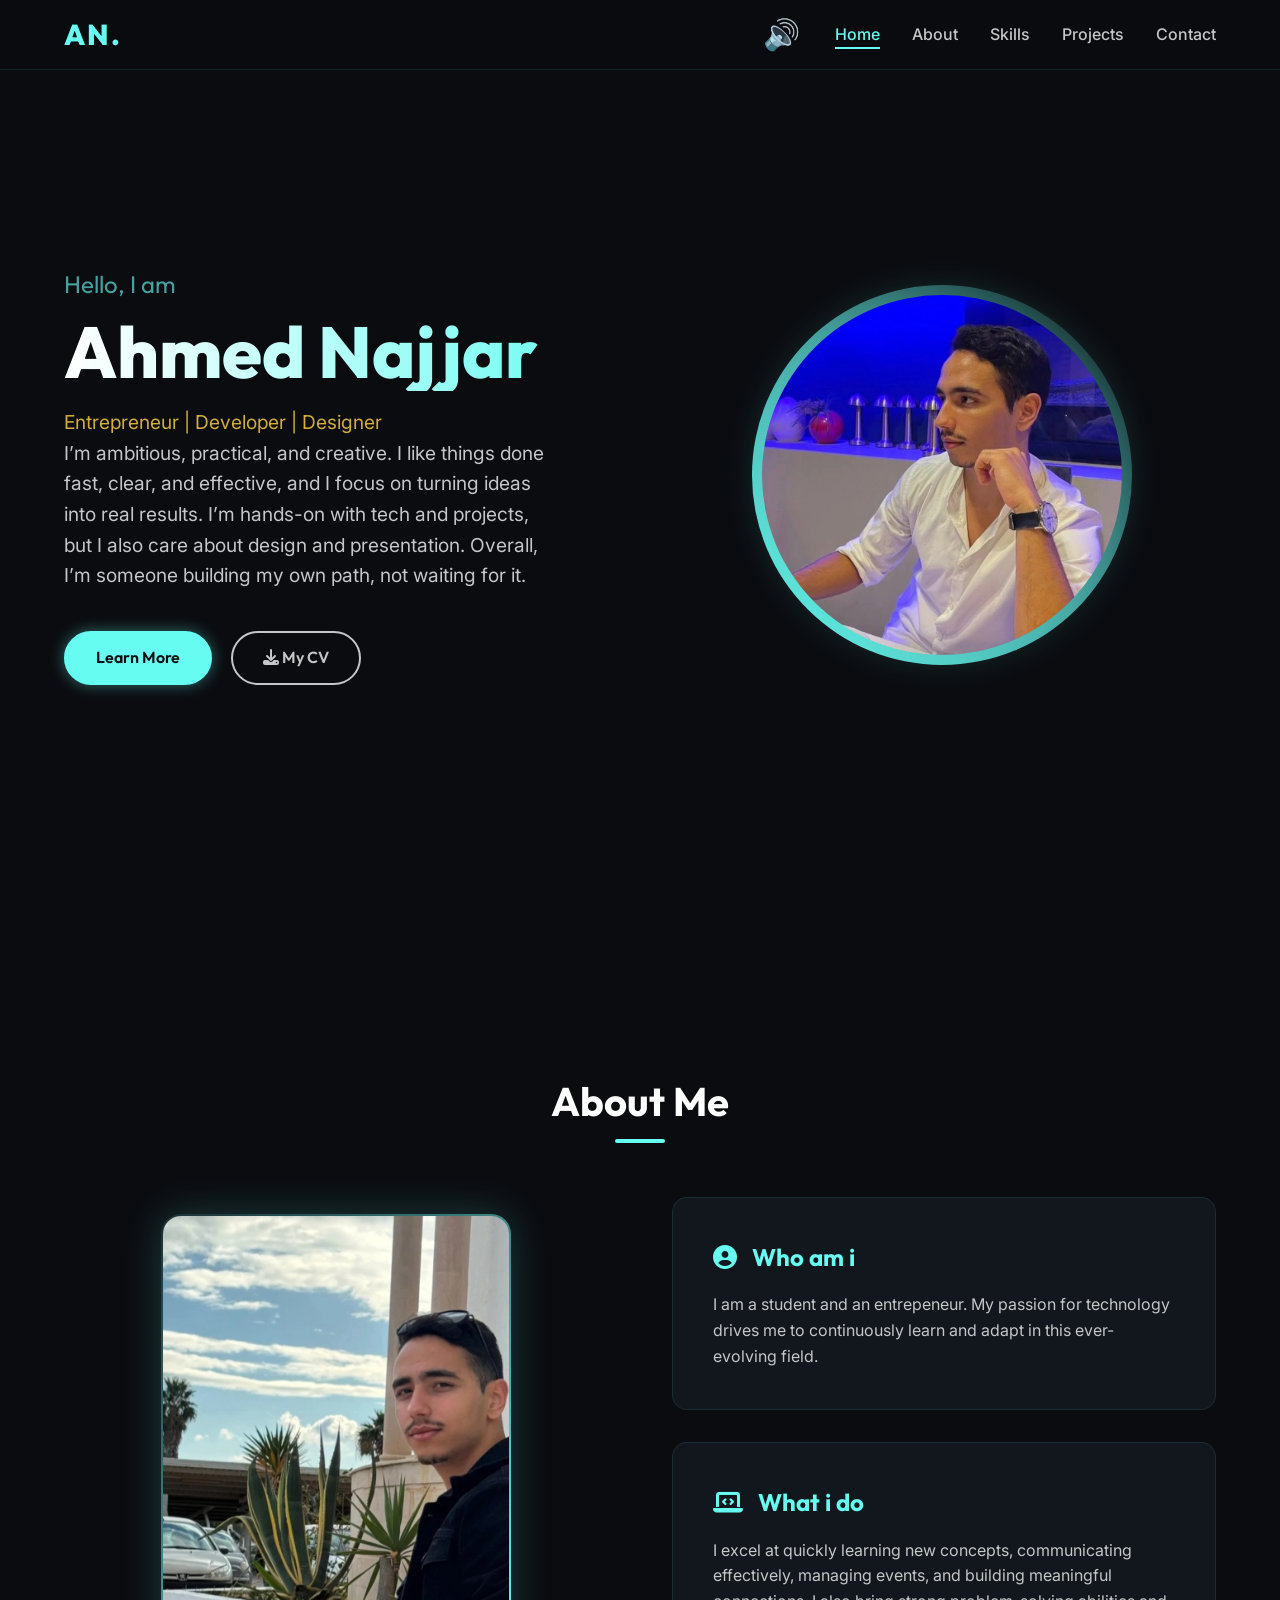
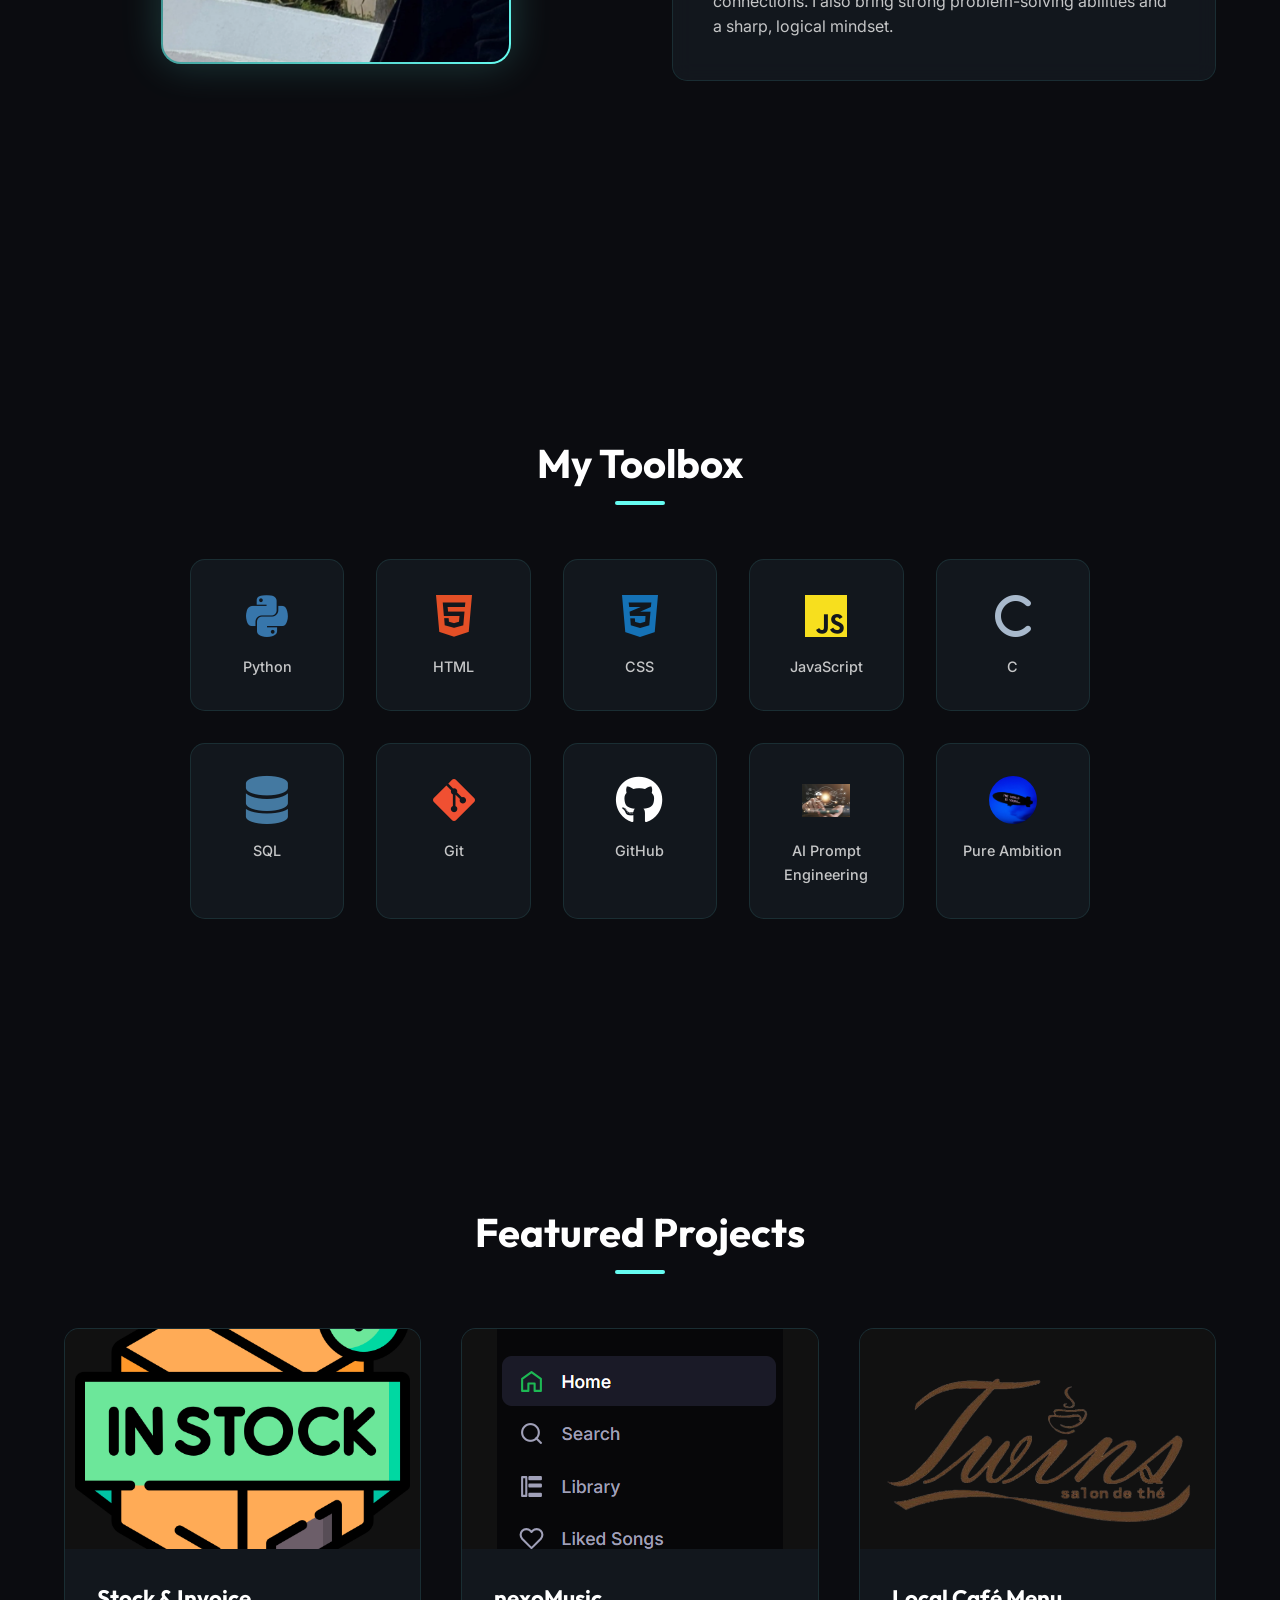
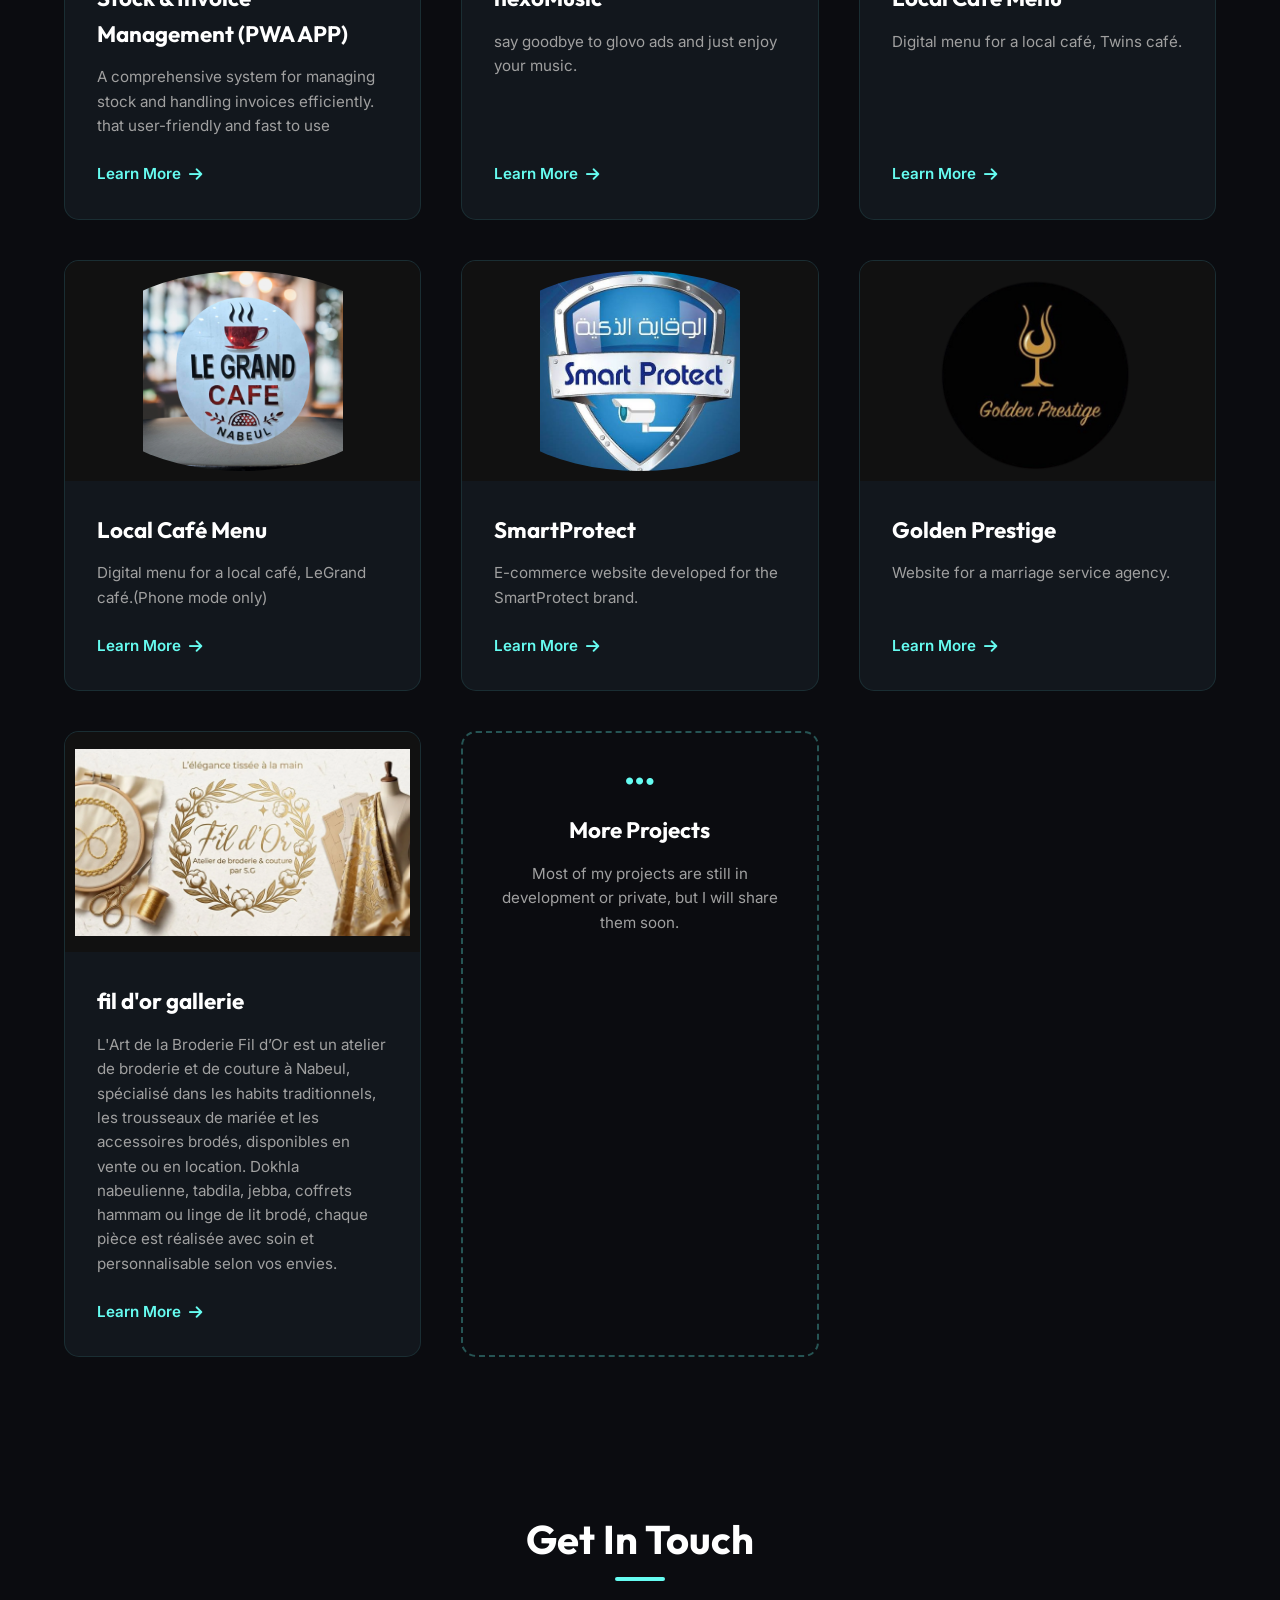
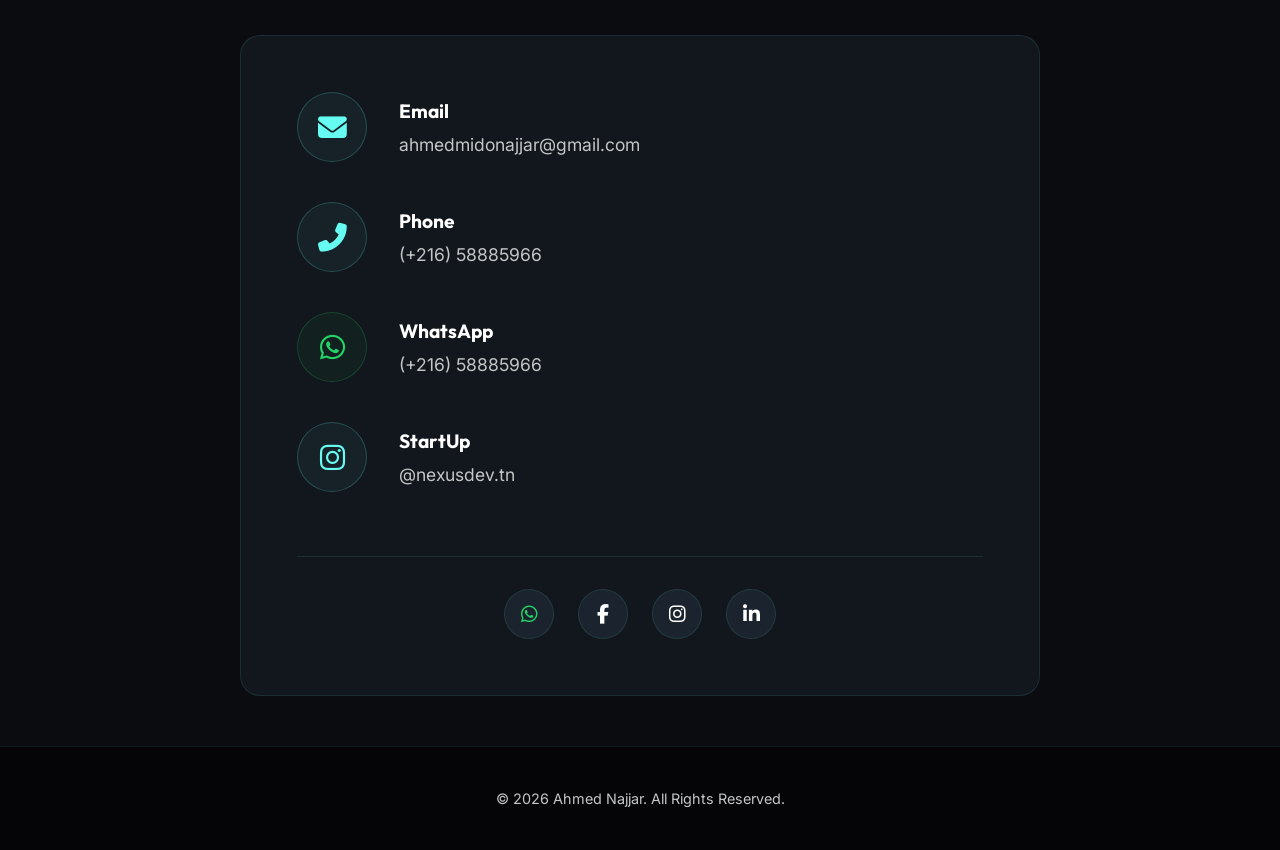
<file: index.html>
<!DOCTYPE html>
<html lang="en">

<head>
    <meta charset="UTF-8">
    <meta name="viewport" content="width=device-width, initial-scale=1.0, maximum-scale=1.0, user-scalable=no">
    <!-- SEO Title -->
    <title>Ahmed Najjar | Official Website</title>

    <!-- SEO Meta -->
    <meta name="description" content="Official website of Ahmed Najjar. Portfolio, projects, and professional work.">
    <meta name="keywords" content="Ahmed Najjar, Ahmed Najjar portfolio, Ahmed Najjar official website">
    <meta name="author" content="Ahmed Najjar">

    <!-- Canonical -->
    <link rel="canonical" href="https://ryan-gosling0.github.io/Portfolio-AN">

    <!-- Open Graph -->
    <meta property="og:title" content="Ahmed Najjar | Official Website">
    <meta property="og:description" content="Explore Ahmed Najjar's portfolio, projects, and work.">
    <meta property="og:url" content="https://ryan-gosling0.github.io/Portfolio-AN">
    <meta property="og:type" content="website">

    <!-- Styles -->
    <link rel="stylesheet" href="style.css">

    <!-- Fonts -->
    <link rel="preconnect" href="https://fonts.googleapis.com">
    <link rel="preconnect" href="https://fonts.gstatic.com" crossorigin>
    <link href="https://fonts.googleapis.com/css2?family=Inter:wght@300;400;500;600&family=Outfit:wght@400;700;800&display=swap" rel="stylesheet">

    <!-- Icons -->
    <link rel="stylesheet" href="https://cdnjs.cloudflare.com/ajax/libs/font-awesome/6.4.0/css/all.min.css">

    <!-- Favicon -->
    <link rel="icon" type="image/png" href="sc.ico">

    <!-- Structured Data -->
    <script type="application/ld+json">
    {
      "@context": "https://schema.org",
      "@type": "Person",
      "name": "Ahmed Najjar",
      "url": "https://ryan-gosling0.github.io/Portfolio-AN",
      "sameAs": [
        "https://www.instagram.com/ahmed_najjar19"
        "https://github.com/SmartProtectNabeul",
        "https://github.com/Ryan-gosling0"
      ],
      "jobTitle": "Student / Developer",
      "description": "Official website of Ahmed Najjar"
    }
    </script>

</head>



<body>
    <!-- Navigation -->
    <nav class="navbar">
        <div class="logo">AN.</div>
        <ul class="nav-links">

            <li><div id="speaker" style="font-size: 30px; cursor: pointer;">🔊</div></li>
            <li><a href="#home">Home</a></li>
            <li><a href="#about">About</a></li>
            <li><a href="#skills">Skills</a></li>
            <li><a href="#projects">Projects</a></li>
            <li><a href="#here">Contact</a></li>
        </ul>
        <div class="burger">
            <div class="line1"></div>
            <div class="line2"></div>
            <div class="line3"></div>
        </div>
    </nav>

    <!-- Hero Section -->
    <section id="home" class="hero">
        <div class="hero-content hidden">
            <h2 class="greeting">Hello, I am</h2>
            <h1 class="name">Ahmed Najjar</h1>
            <p class="subtitle"><span style="color: #D4AF37;">Entrepreneur | Developer | Designer</span> <br>I’m ambitious, practical, and creative.
                I like things done fast, clear, and effective, and I focus on turning ideas into real results.
                I’m hands-on with tech and projects, but I also care about design and presentation.
                Overall, I’m someone building my own path, not waiting for it. </p>
            
            <div class="cta-buttons">
                <a href="#about" class="btn primary-btn">Learn More</a>
                <a href="cv.pdf" download="" class="btn secondary-btn"><i class="fas fa-download"></i> My CV</a>
            </div>
        </div>
        <div class="hero-image hidden">
            <!-- Using the high-quality picture of you -->
            <div class="image-wrapper">
                <img src="try2.jpg" alt="Ahmed Najjar" loading="eager" fetchpriority="high">
            </div>
        </div>
        
    </section>

    <!-- About Section -->
    <section id="about" class="about">
        <h2 class="section-title hidden">About Me</h2>
        <div class="about-container">
            <div class="about-image hidden">
                <div class="image-wrapper">
                    <!-- Another picture of you -->
                    <img src="1000009279.webp" alt="Ahmed Najjar Portrait" loading="lazy">
                </div>
            </div>
            <div class="about-text">
                <div class="about-card hidden">
                    <h3><i class="fas fa-user-circle"></i> Who am i</h3>
                    <p>I am a student and an entrepeneur. My passion for technology drives me to continuously learn and
                        adapt in this ever-evolving field.</p>
                </div>
                <div class="about-card hidden" style="transition-delay: 0.2s;">
                    <h3><i class="fas fa-laptop-code"></i> What i do</h3>
                    <p>I excel at quickly learning new concepts, communicating effectively, managing events, and
                        building meaningful connections. I also bring strong problem-solving abilities and a sharp,
                        logical mindset.</p>
                </div>
            </div>
        </div>
    </section>

    <!-- Skills Section -->
    <section id="skills" class="skills">
        <h2 class="section-title hidden">My Toolbox</h2>
        <div class="skills-grid">
            <div class="skill-item hidden"><i class="fab fa-python" style="color: #3776AB;"></i><span>Python</span>
            </div>
            <div class="skill-item hidden" style="transition-delay: 0.1s;"><i class="fab fa-html5"
                    style="color: #E34F26;"></i><span>HTML</span></div>
            <div class="skill-item hidden" style="transition-delay: 0.2s;"><i class="fab fa-css3-alt"
                    style="color: #1572B6;"></i><span>CSS</span></div>
            <div class="skill-item hidden" style="transition-delay: 0.3s;"><i class="fab fa-js"
                    style="color: #F7DF1E;"></i><span>JavaScript</span></div>
            <div class="skill-item hidden" style="transition-delay: 0.4s;"><i class="fas fa-c"
                    style="color: #A8B9CC;"></i><span>C</span></div>
            <div class="skill-item hidden" style="transition-delay: 0.5s;"><i class="fas fa-database"
                    style="color: #4479A1;"></i><span>SQL</span></div>
            <div class="skill-item hidden" style="transition-delay: 0.6s;"><i class="fab fa-git-alt"
                    style="color: #F05032;"></i><span>Git</span></div>
            <div class="skill-item hidden" style="transition-delay: 0.7s;"><i class="fab fa-github"
                    style="color: #ffffff;"></i><span>GitHub</span></div>
            <div class="skill-item hidden" style="transition-delay: 0.8s;"><img src="ai.jpg" style="border-radius: 10%;" alt="AI Prompt Engineering"><span>AI Prompt Engineering</span></div>
            <div class="skill-item hidden" style="transition-delay: 0.9s;"><img src="sc.ico" style="border-radius: 50%;" alt="Pure Ambition"><span>Pure Ambition</span></div>
        </div>
    </section>

    <!-- Projects Section -->
    <section id="projects" class="projects">
        <h2 class="section-title hidden">Featured Projects</h2>
        <div class="projects-grid">

             <div class="project-card hidden" style="transition-delay: 0.1s;">
                <div class="project-img">
                    <div><img src="stock.png" height="200px" width="200px" alt="stock and invoice management">
                    </div>
                </div>
                <div class="project-info">
                    <h3>Stock & Invoice Management (PWA APP)</h3>
                    <p>A comprehensive system for managing stock and handling invoices efficiently. that user-friendly and fast to use </p>
                    <a href="https://smartprotectnabeul.github.io/stock-invoice/" class="project-link">Learn More <i
                            class="fas fa-arrow-right"></i></a>
                </div>
            </div>

             <div class="project-card hidden" style="transition-delay: 0.2s;">
                <div class="project-img">
                    <div><img src="nexo.png" alt="nexoMusic">
                </div>
                </div>
                <div class="project-info">
                    <h3>nexoMusic</h3>
                    <p>say goodbye to glovo ads and just enjoy your music. </p>
                    <a href="https://smartprotectnabeul.github.io/nexuMusic/" class="project-link">Learn More <i
                            class="fas fa-arrow-right"></i></a>
                </div>
            </div>

          
            <div class="project-card hidden" style="transition-delay: 0.3s;">
                <div class="project-img">
                    <img src="twins.png" alt="Local Cafe System" loading="lazy">
                </div>
                <div class="project-info">
                    <h3>Local Café Menu</h3>
                    <p>Digital menu for a local café, Twins café.</p>
                    <a href="https://smartprotectnabeul.github.io/menu/" class="project-link">Learn More <i
                            class="fas fa-arrow-right"></i></a>
                </div>
            </div>

            <div class="project-card hidden" style="transition-delay: 0.4s;">
                <div class="project-img">
                    <img src="grand.png" style="border-radius: 100%;" alt="Local Cafe System" loading="lazy">
                </div>
                <div class="project-info">
                    <h3>Local Café Menu</h3>
                    <p>Digital menu for a local café, LeGrand café.(Phone mode only)</p>
                    <a href="https://smartprotectnabeul.github.io/menu/LeGrand.html" class="project-link">Learn More <i
                            class="fas fa-arrow-right"></i></a>
                </div>
            </div>

           

            <div class="project-card hidden" style="transition-delay: 0.5s;">
                <div class="project-img">
                    <img src="smp.jpg" style="border-radius: 50%;" alt="Local Cafe System" loading="lazy">
                </div>
                <div class="project-info">
                    <h3>SmartProtect</h3>
                    <p>E-commerce website developed for the SmartProtect brand.</p>
                    <a href="https://ryan-gosling0.github.io/buytuns" class="project-link">Learn More <i
                            class="fas fa-arrow-right"></i></a>
                </div>
            </div>

            <div class="project-card hidden" style="transition-delay: 0.6s;">
                <div class="project-img">
                   <img src="golden.png" alt="gp" loading="lazy">
                </div>
                <div class="project-info">
                    <h3>Golden Prestige</h3>
                    <p>Website for a marriage service agency.</p>
                    <a href="https://smartprotectnabeul.github.io/Golden-Prestige/" class="project-link">Learn More <i
                            class="fas fa-arrow-right"></i></a>
                </div>
            </div>
            
            
            <div class="project-card hidden" style="transition-delay: 0.7s;">
                <div class="project-img">
                   <img src="couverture.webp" alt="gp" loading="lazy">
                </div>
                <div class="project-info">
                    <h3>fil d'or gallerie</h3>
                    <p>L'Art de la Broderie
Fil d’Or est un atelier de broderie et de couture à Nabeul, spécialisé dans les habits traditionnels, les trousseaux de mariée et les accessoires brodés, disponibles en vente ou en location.

Dokhla nabeulienne, tabdila, jebba, coffrets hammam ou linge de lit brodé, chaque pièce est réalisée avec soin et personnalisable selon vos envies.</p>
                    <a href="https://smartprotectnabeul.github.io/fil-d-or/" class="project-link">Learn More <i
                            class="fas fa-arrow-right"></i></a>
                </div>
            </div>


            <div class="project-card coming-soon hidden" style="transition-delay: 0.6s;">
                <div class="project-info"
                    style="align-items: center; text-align: center; justify-content: center; height: 100%;">
                    <i class="fas fa-ellipsis-h"
                        style="font-size: 2rem; color: var(--primary-color); margin-bottom: 1rem;"></i>
                    <h3>More Projects</h3>
                    <p>Most of my projects are still in development or private, but I will share them soon.</p>
                </div>
            </div>

        </div>
    </section>

    <!-- Contact Section -->
    <section id="contact" class="contact">   <div id="here"></div>
        <h2 class="section-title hidden">Get In Touch</h2> 
        <div class="contact-container hidden">
            <div class="contact-info">
                <div class="contact-item">
                    <i class="fas fa-envelope"></i>
                    
                    <div>
                        <h4>Email</h4>
                        <p><a href="mailto:ahmedmidonajjar@gmail.com">ahmedmidonajjar@gmail.com</a></p>
                    </div>
                </div>
                <div class="contact-item">
                    <i class="fas fa-phone-alt"></i>
                    <div>
                        <h4>Phone</h4>
                        <p><a href="tel:+21658885966">(+216) 58885966</a></p>
                    </div>
                </div>
                <div class="contact-item whatsapp-item">
                    <i class="fab fa-whatsapp"></i>
                    <div>
                        <h4>WhatsApp</h4>
                        <p><a href="https://wa.me/21658885966" target="_blank">(+216) 58885966</a></p>
                    </div>
                </div>
                <div class="contact-item instagram-item">
                    <i class="fab fa-instagram"></i>
                    <div>
                        <h4>StartUp</h4>
                        <p><a href="https://www.instagram.com/nexusdev.tn" target="_blank">@nexusdev.tn</a></p>
                    </div>
                </div>
                <div class="social-links">
                    <a href="https://wa.me/21658885966" aria-label="WhatsApp" target="_blank" class="whatsapp-link"><i
                            class="fab fa-whatsapp"></i></a>
                    <a href="https://facebook.com/Ahmed Najjar" aria-label="Facebook" target="_blank"><i
                            class="fab fa-facebook-f"></i></a>
                    <a href="https://instagram.com/ahmed_najjar19" aria-label="Instagram" target="_blank"><i
                            class="fab fa-instagram"></i></a>
                    <a href="https://linkedin.com/in/ahmed-najjar20" aria-label="LinkedIn" target="_blank"><i
                            class="fab fa-linkedin-in"></i></a>
                </div>
            </div>
        </div>
    </section>

    <footer>
        <p>&copy; 2026 Ahmed Najjar. All Rights Reserved.</p>
    </footer>

    <script src="script.js" defer></script>
</body>

</html>
</file>
<file: style.css>
:root {
    --bg-color: #0b0c10;
    --card-bg: rgba(31, 40, 51, 0.4);
    --primary-color: #66fcf1;
    --secondary-color: #45a29e;
    --text-main: #c5c6c7;
    --text-light: #ffffff;
    --glass-border: rgba(102, 252, 241, 0.1);
    --transition: 0.3s ease-in-out;
}

* {
    margin: 0;
    padding: 0;
    box-sizing: border-box;
}

html {
    scroll-behavior: smooth;
}

body {
    font-family: 'Inter', sans-serif;
    background-color: var(--bg-color);
    color: var(--text-main);
    line-height: 1.6;
    overflow-x: hidden;
}
#speaker {
    position: absolute;
    right: 30rem;
    top: 10px;
}

h1,
h2,
h3,
h4,
.logo {
    font-family: 'Outfit', sans-serif;
    color: var(--text-light);
}

/* Glassmorphism Classes */
.glass {
    background: var(--card-bg);
    backdrop-filter: blur(10px);
    -webkit-backdrop-filter: blur(10px);
    border: 1px solid var(--glass-border);
    border-radius: 12px;
}

/* Typography Gradient */
.text-gradient {
    background: linear-gradient(90deg, var(--primary-color), var(--secondary-color));
    -webkit-background-clip: text;
    -webkit-text-fill-color: transparent;
}

/* Navigation */
.navbar {
    position: fixed;
    top: 0;
    width: 100%;
    height: 70px;
    display: flex;
    justify-content: space-between;
    align-items: center;
    padding: 0 5%;
    background: rgba(11, 12, 16, 0.8);
    backdrop-filter: blur(15px);
    -webkit-backdrop-filter: blur(15px);
    z-index: 1000;
    border-bottom: 1px solid var(--glass-border);
}

.logo {
    font-size: 1.8rem;
    font-weight: 800;
    color: var(--primary-color);
    letter-spacing: 2px;
}

.nav-links {
    display: flex;
    list-style: none;
}

.nav-links li {
    margin-left: 2rem;
}

.nav-links a {
    color: var(--text-main);
    text-decoration: none;
    font-weight: 500;
    transition: var(--transition);
    position: relative;
    padding: 5px 0;
}

.nav-links a:hover,
.nav-links a.active {
    color: var(--primary-color);
}

.nav-links a::after {
    content: '';
    position: absolute;
    width: 0;
    height: 2px;
    bottom: 0;
    left: 0;
    background-color: var(--primary-color);
    transition: var(--transition);
}

.nav-links a:hover::after,
.nav-links a.active::after {
    width: 100%;
}

.burger {
    display: none;
    cursor: pointer;
}

.burger div {
    width: 25px;
    height: 3px;
    background-color: var(--text-main);
    margin: 5px;
    transition: all 0.3s ease;
}

/* General Section Styling */
section {
    padding: 100px 5% 50px 5%;
    min-height: 100vh;
    display: flex;
    flex-direction: column;
    justify-content: center;
}

.section-title {
    font-size: 2.5rem;
    text-align: center;
    margin-bottom: 4rem;
    position: relative;
    display: inline-block;
    align-self: center;
}

.section-title::after {
    content: '';
    position: absolute;
    width: 50px;
    height: 4px;
    background: var(--primary-color);
    bottom: -10px;
    left: 50%;
    transform: translateX(-50%);
    border-radius: 5px;
}

/* Buttons */
.btn {
    display: inline-block;
    padding: 12px 30px;
    border-radius: 30px;
    text-decoration: none;
    font-weight: 600;
    font-family: 'Outfit', sans-serif;
    transition: var(--transition);
    cursor: pointer;
    font-size: 1rem;
}

.primary-btn {
    background-color: var(--primary-color);
    color: var(--bg-color);
    border: 2px solid var(--primary-color);
    box-shadow: 0 0 15px rgba(102, 252, 241, 0.4);
}

.primary-btn:hover {
    background-color: transparent;
    color: var(--primary-color);
    box-shadow: 0 0 25px rgba(102, 252, 241, 0.6);
}

.secondary-btn {
    background-color: transparent;
    color: var(--text-main);
    border: 2px solid var(--text-main);
    margin-left: 15px;
}

.secondary-btn:hover {
    background-color: var(--text-main);
    color: var(--bg-color);
    border-color: var(--text-main);
}

/* Hero Section */
.hero {
    flex-direction: row;
    align-items: center;
    justify-content: space-between;
}

.hero-content {
    flex: 1;
    padding-right: 5%;
}

.greeting {
    font-size: 1.5rem;
    color: var(--secondary-color);
    margin-bottom: 0.5rem;
    font-weight: 400;
}

.name {
    font-size: 4.5rem;
    font-weight: 800;
    margin-bottom: 1rem;
    background: linear-gradient(to right, #ffffff, var(--primary-color));
    -webkit-background-clip: text;
    -webkit-text-fill-color: transparent;
    line-height: 1.1;
}

.subtitle {
    font-size: 1.2rem;
    margin-bottom: 2.5rem;
    max-width: 90%;
}

.hero-image {
    flex: 1;
    display: flex;
    justify-content: center;
    align-items: center;
}

.image-wrapper {
    position: relative;
    width: 380px;
    height: 380px;
    border-radius: 50%;
    padding: 10px;
    background: linear-gradient(45deg, var(--primary-color), var(--secondary-color), transparent);
    animation: rotateBorder 15s linear infinite;
    display: flex;
    justify-content: center;
    align-items: center;
}

@keyframes rotateBorder {
    0% {
        transform: rotate(0deg);
    }

    100% {
        transform: rotate(360deg);
    }
}

.image-wrapper img {
    width: 100%;
    height: 100%;
    object-fit: cover;
    border-radius: 50%;
    animation: counterRotate 15s linear infinite;
    box-shadow: 0 0 40px rgba(102, 252, 241, 0.2);
}

@keyframes counterRotate {
    0% {
        transform: rotate(0deg);
    }

    100% {
        transform: rotate(-360deg);
    }
}

/* About Section */
.about-container {
    display: flex;
    align-items: center;
    gap: 4rem;
}

.about-image {
    flex: 1;
    display: flex;
    justify-content: center;
}

.about-image .image-wrapper {
    width: 350px;
    height: 450px;
    border-radius: 20px;
    background: linear-gradient(135deg, var(--card-bg), var(--primary-color));
    animation: none;
    padding: 0;
}

.about-image img {
    border-radius: 20px;
    animation: none;
    border: 2px solid var(--glass-border);
}

.about-text {
    flex: 1;
    display: flex;
    flex-direction: column;
    gap: 2rem;
}

.about-card {
    background: var(--card-bg);
    border: 1px solid var(--glass-border);
    padding: 2.5rem;
    border-radius: 15px;
    backdrop-filter: blur(10px);
    -webkit-backdrop-filter: blur(10px);
    transition: var(--transition);
}

.about-card:hover {
    transform: translateY(-5px);
    box-shadow: 0 10px 30px rgba(0, 0, 0, 0.3);
    border-color: rgba(102, 252, 241, 0.3);
}

.about-card h3 {
    display: flex;
    align-items: center;
    gap: 15px;
    margin-bottom: 1rem;
    color: var(--primary-color);
    font-size: 1.5rem;
}

/* Skills Section */
.skills-grid {
    display: grid;
    grid-template-columns: repeat(auto-fill, minmax(130px, 1fr));
    gap: 2rem;
    justify-content: center;
    width: 100%;
    max-width: 900px;
    margin: 0 auto;
}

.skill-item {
    background: var(--card-bg);
    border: 1px solid var(--glass-border);
    padding: 2rem 1rem;
    border-radius: 15px;
    text-align: center;
    display: flex;
    flex-direction: column;
    align-items: center;
    gap: 15px;
    transition: var(--transition);
    cursor: pointer;
}

.skill-item:hover {
    transform: translateY(-10px);
    border-color: var(--primary-color);
    box-shadow: 0 10px 25px rgba(102, 252, 241, 0.15);
    background: rgba(31, 40, 51, 0.8);
}

.skill-item i, .skill-item img {
    font-size: 3rem;
    width: 3rem;
    height: 3rem;
    object-fit: contain;
    transition: var(--transition);
}

.skill-item span {
    font-weight: 500;
    font-size: 0.9rem;
}

.skill-item:hover i, .skill-item:hover img {
    transform: scale(1.15);
}

/* Projects Section */
.projects-grid {
    display: grid;
    grid-template-columns: repeat(auto-fill, minmax(320px, 1fr));
    gap: 2.5rem;
}

.project-card {
    background: var(--card-bg);
    border: 1px solid var(--glass-border);
    border-radius: 15px;
    overflow: hidden;
    transition: var(--transition);
    display: flex;
    flex-direction: column;
    height: 100%;
}

.project-card:hover {
    transform: translateY(-10px);
    border-color: var(--primary-color);
    box-shadow: 0 15px 35px rgba(0, 0, 0, 0.5);
}

.project-img {
    height: 220px;
    width: 100%;
    overflow: hidden;
    background: #111;
    display: flex;
    align-items: center;
    justify-content: center;
    position: relative;
}

.project-img img {
    width: 100%;
    height: 100%;
    object-fit: contain;
    padding: 10px;
    border-radius: 12px;
    transition: transform 0.5s ease;
}

.project-card:hover .project-img img {
    transform: scale(1.1);
}

.project-info {
    padding: 2rem;
    flex: 1;
    display: flex;
    flex-direction: column;
}

.project-info h3 {
    font-size: 1.4rem;
    margin-bottom: 0.8rem;
    color: var(--text-light);
}

.project-info p {
    font-size: 0.95rem;
    margin-bottom: 1.5rem;
    flex: 1;
    color: #a0a0a0;
}

.project-link {
    color: var(--primary-color);
    text-decoration: none;
    font-weight: 600;
    display: inline-flex;
    align-items: center;
    gap: 8px;
    transition: var(--transition);
    font-size: 0.95rem;
}

.project-link:hover {
    color: #fff;
    gap: 12px;
}

.coming-soon {
    border: 2px dashed rgba(102, 252, 241, 0.3);
    background: transparent;
    cursor: default;
}

.coming-soon:hover {
    transform: none;
    box-shadow: none;
    border-color: var(--primary-color);
}

/* Contact Section */
.contact-container {
    max-width: 800px;
    margin: 0 auto;
    width: 100%;
}

.contact-info {
    background: var(--card-bg);
    border: 1px solid var(--glass-border);
    padding: 3.5rem;
    border-radius: 20px;
    display: flex;
    flex-direction: column;
    gap: 2.5rem;
    backdrop-filter: blur(10px);
}

.contact-item {
    display: flex;
    align-items: center;
    gap: 2rem;
}

.contact-item i {
    font-size: 1.8rem;
    color: var(--primary-color);
    background: rgba(102, 252, 241, 0.05);
    width: 70px;
    height: 70px;
    border-radius: 50%;
    display: flex;
    align-items: center;
    justify-content: center;
    border: 1px solid rgba(102, 252, 241, 0.2);
    transition: var(--transition);
}

.contact-item:hover i {
    background: var(--primary-color);
    color: var(--bg-color);
    transform: scale(1.1);
}

.contact-item h4 {
    font-size: 1.2rem;
    margin-bottom: 0.3rem;
}

.contact-item a {
    color: var(--text-main);
    text-decoration: none;
    transition: var(--transition);
    font-size: 1.1rem;
}

.contact-item a:hover {
    color: var(--primary-color);
}

.whatsapp-item i {
    color: #25D366;
    background: rgba(37, 211, 102, 0.05);
    border-color: rgba(37, 211, 102, 0.2);
}

.whatsapp-item:hover i {
    background: #25D366;
    color: var(--bg-color);
    transform: scale(1.1);
}

.social-links {
    display: flex;
    gap: 1.5rem;
    margin-top: 1.5rem;
    justify-content: center;
    padding-top: 2rem;
    border-top: 1px solid var(--glass-border);
}

.social-links a {
    width: 50px;
    height: 50px;
    background: rgba(31, 40, 51, 0.8);
    color: var(--text-light);
    border-radius: 50%;
    display: flex;
    align-items: center;
    justify-content: center;
    text-decoration: none;
    transition: var(--transition);
    font-size: 1.2rem;
    border: 1px solid var(--glass-border);
}

.social-links a:hover {
    background: var(--primary-color);
    color: var(--bg-color);
    transform: translateY(-8px);
    box-shadow: 0 10px 20px rgba(102, 252, 241, 0.3);
}

.social-links a.whatsapp-link {
    color: #25D366;
}

.social-links a.whatsapp-link:hover {
    background: #25D366;
    color: var(--bg-color);
    border-color: #25D366;
    box-shadow: 0 10px 20px rgba(37, 211, 102, 0.3);
}

footer {
    text-align: center;
    padding: 2.5rem;
    background: #050508;
    border-top: 1px solid var(--glass-border);
    font-size: 0.9rem;
}

/* Animations */
.hidden {
    opacity: 0;
    transform: translateY(40px);
    transition: all 0.8s cubic-bezier(0.5, 0, 0, 1);
}

.show {
    opacity: 1;
    transform: translateY(0);
}

/* Responsive */
@media screen and (max-width: 968px) {
    .hero {
        flex-direction: column-reverse;
        text-align: center;
        gap: 4rem;
        padding-top: 150px;
    }

    .hero-content {
        padding-right: 0;
        display: flex;
        flex-direction: column;
        align-items: center;
    }

    .name {
        font-size: 3.5rem;
    }

    .subtitle {
        max-width: 100%;
        margin: 0 auto 2.5rem auto;
    }

    .about-container {
        flex-direction: column;
    }

    .about-image .image-wrapper {
        width: 100%;
        max-width: 400px;
        height: auto;
        aspect-ratio: 3/4;
    }

    .contact-info {
        padding: 2.5rem 1.5rem;
    }
}

@media screen and (max-width: 768px) {
    .navbar {
        height: 80px;
    }

    .nav-links {
        position: fixed;
        right: 0;
        height: 100vh;
        top: 80px;
        background: rgba(11, 12, 16, 0.98);
        display: flex;
        flex-direction: column;
        align-items: center;
        width: 100%;
        transform: translateX(100%);
        transition: transform 0.4s ease-in-out;
        padding-top: 5rem;
    }

    .nav-links li {
        margin: 2rem 0;
        margin-left: 0;
    }

    .nav-links a {
        font-size: 1.5rem;
    }

    .burger {
        display: block;
    }

    .nav-active {
        transform: translateX(0%);
    }

    .toggle .line1 {
        transform: rotate(-45deg) translate(-6px, 6px);
    }

    .toggle .line2 {
        opacity: 0;
    }

    .toggle .line3 {
        transform: rotate(45deg) translate(-6px, -6px);
    }

    .image-wrapper {
        width: 300px;
        height: 300px;
    }
    #speaker {
    position: absolute;
    right: 20rem;
    top: 10px;
    
    }
}

@media screen and (max-width: 480px) {
    .name {
        font-size: 2.8rem;
    }

    .image-wrapper {
        width: 260px;
        height: 260px;
    }

    section {
        padding-top: 100px;
    }

    .cta-buttons {
        display: flex;
        flex-direction: column;
        gap: 15px;
        width: 100%;
    }

    .secondary-btn {
        margin-left: 0;
    }

    .contact-item {
        flex-direction: column;
        text-align: center;
        gap: 1rem;
    }
}
</file>
